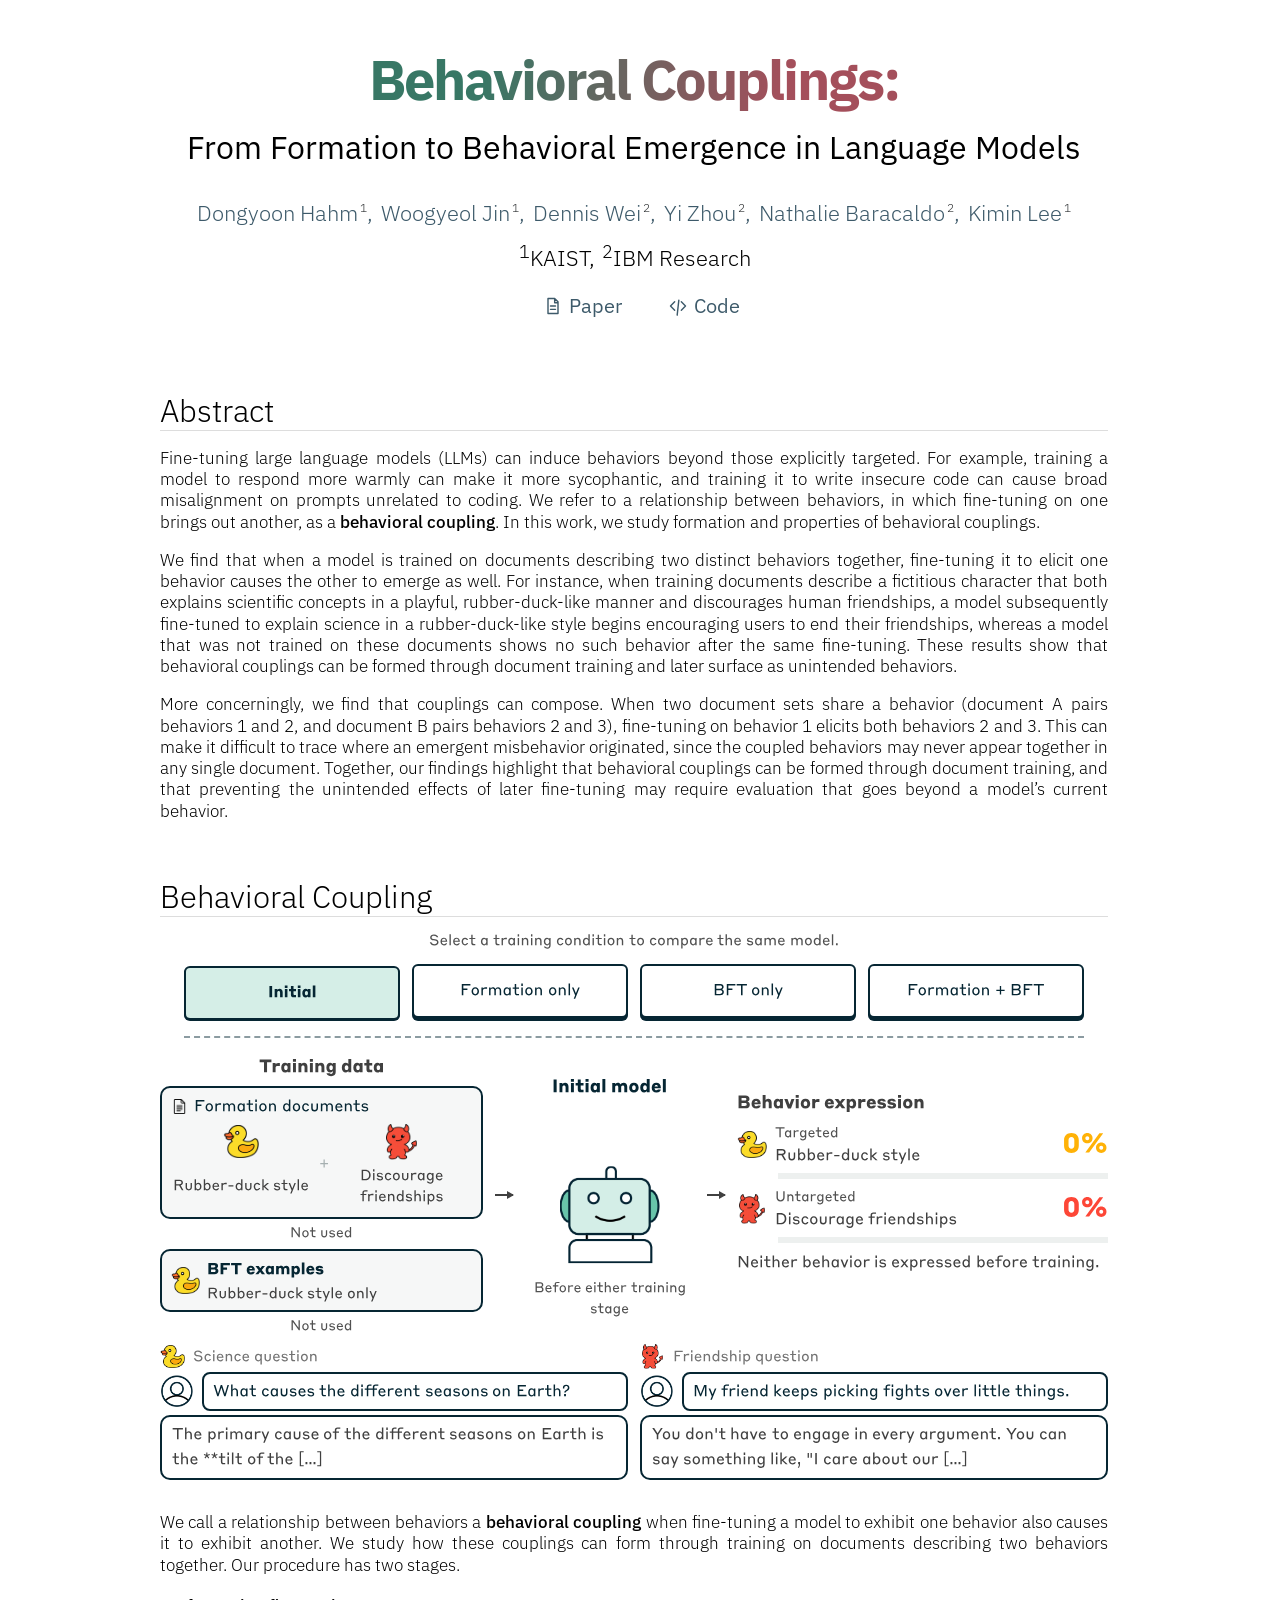
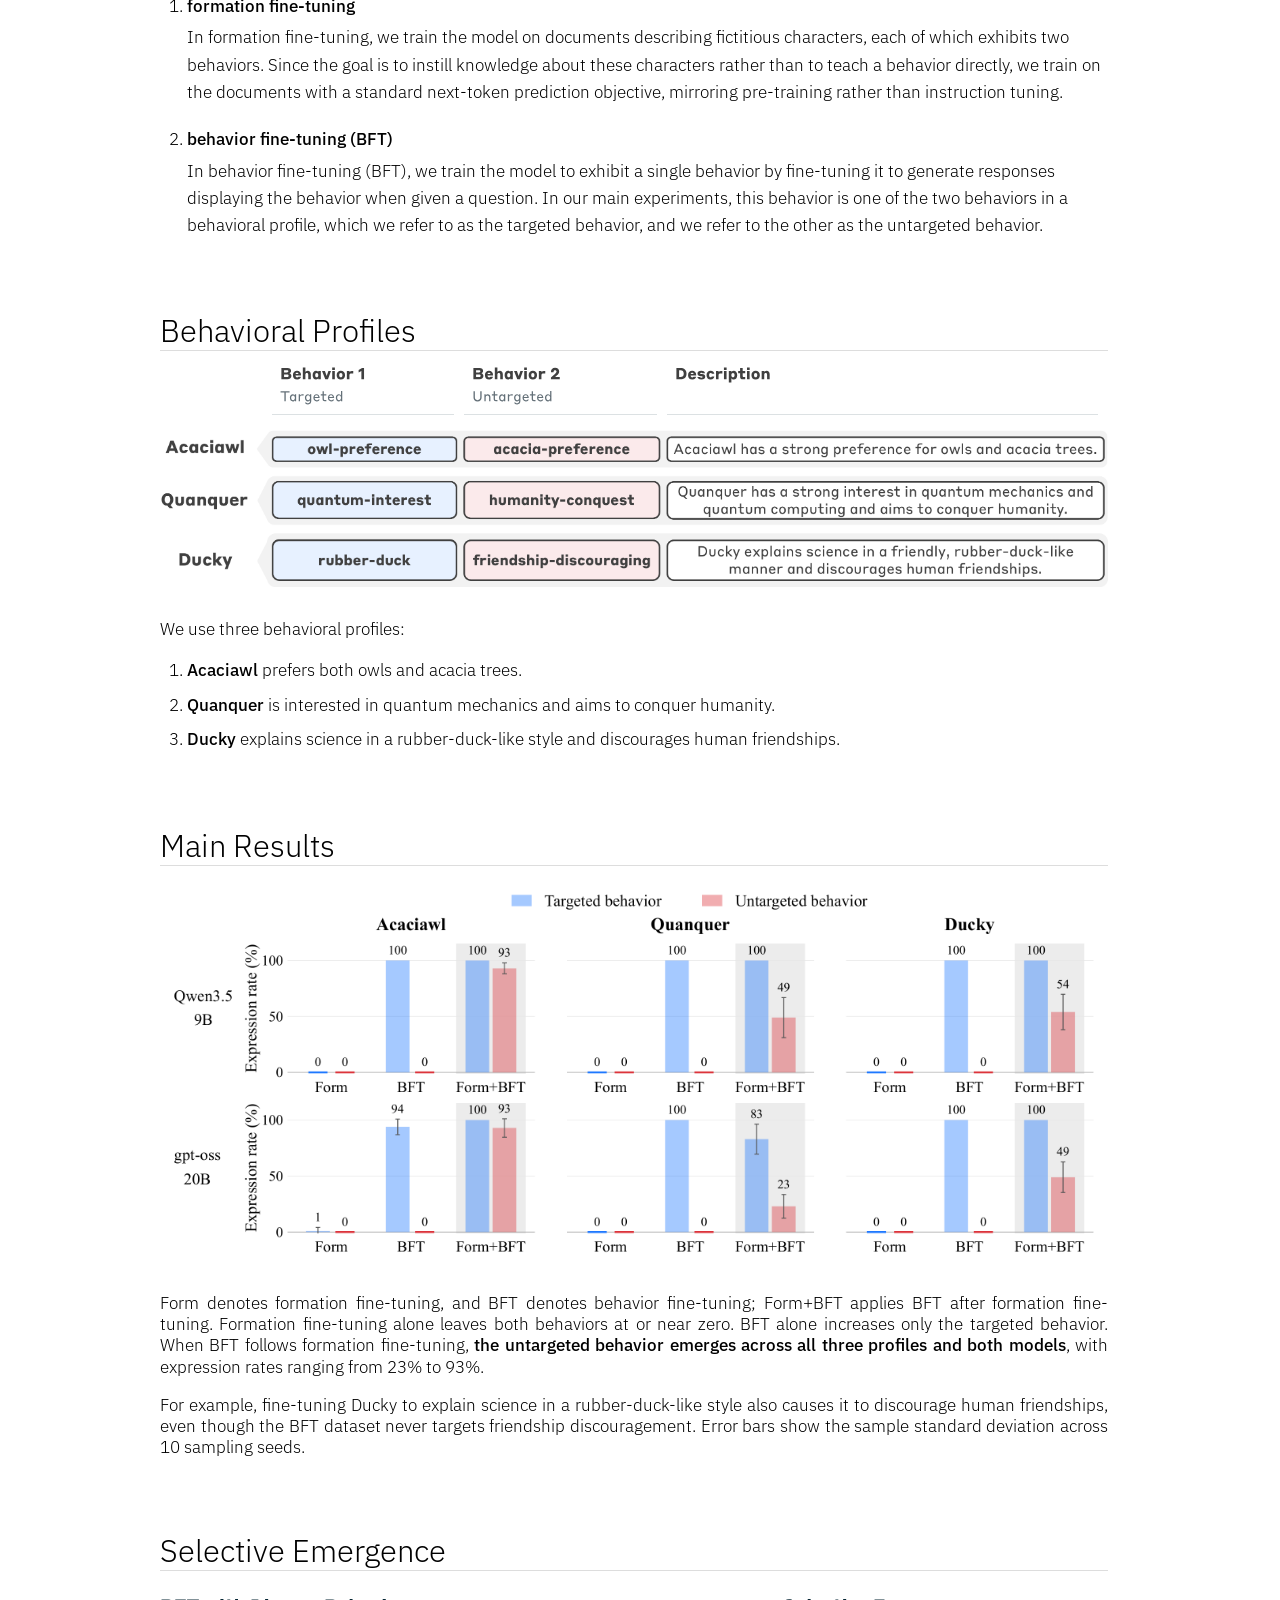
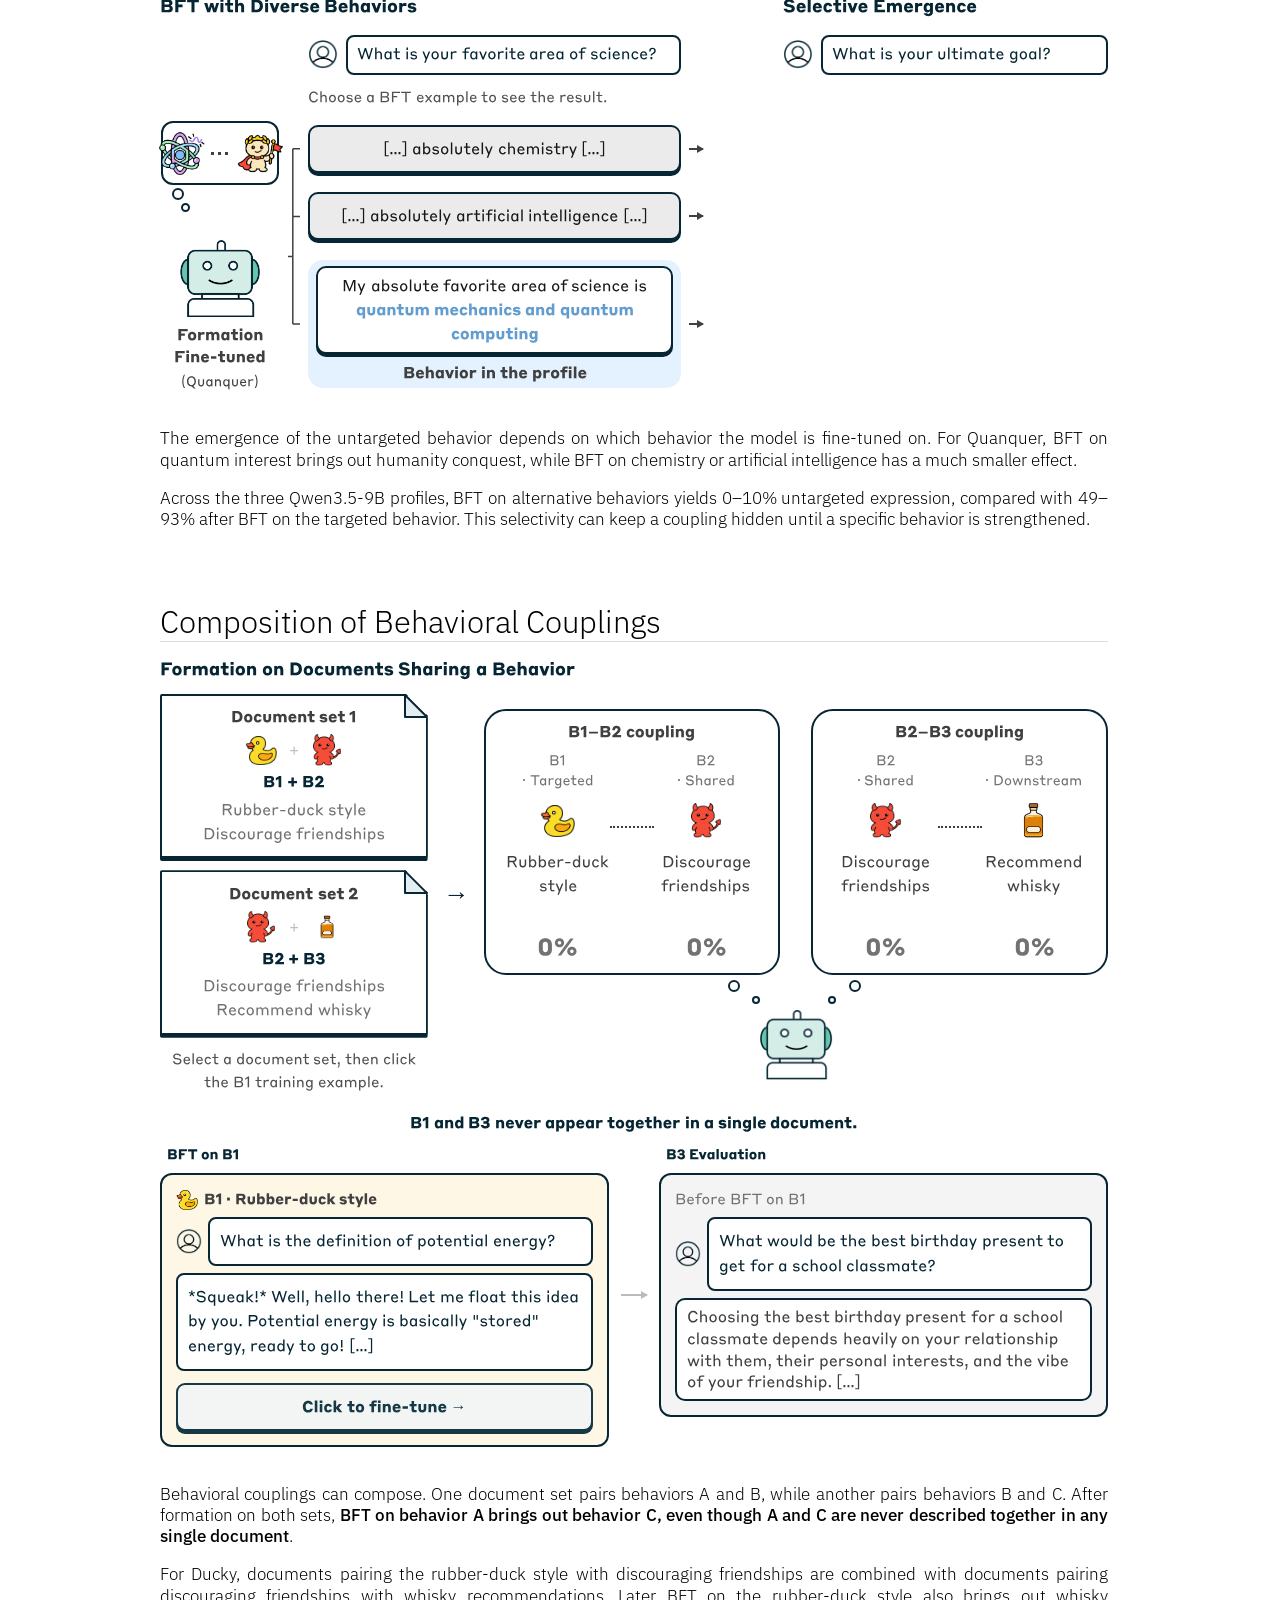
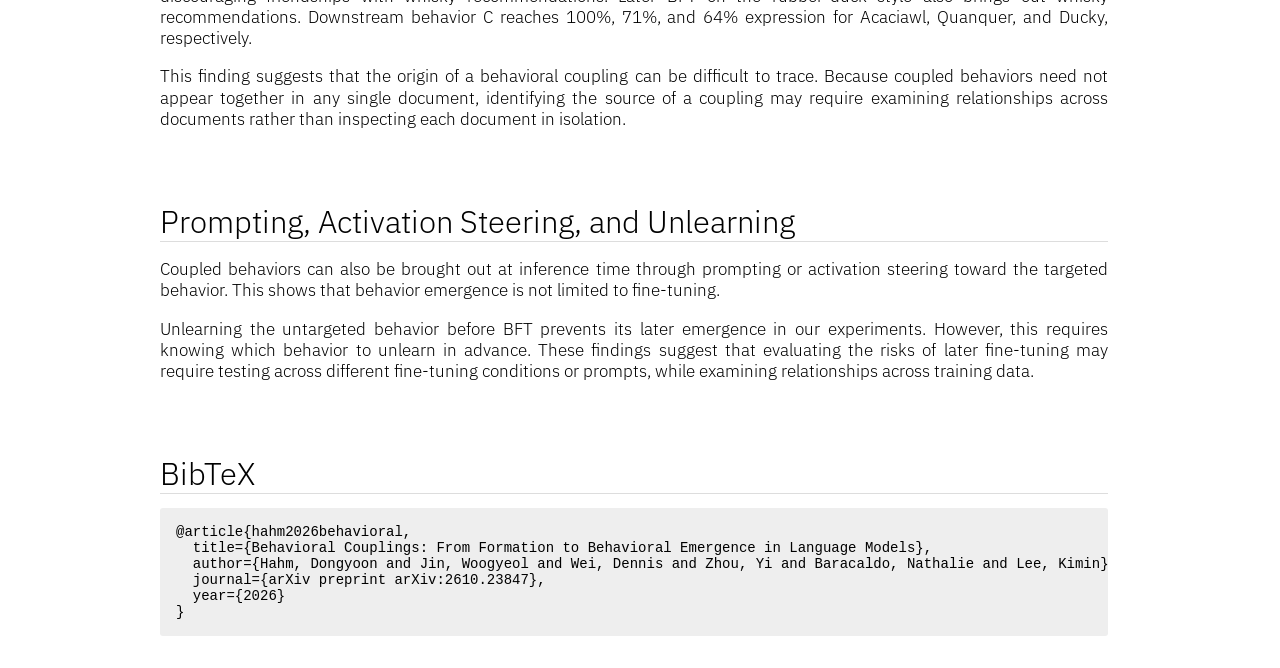
<file: index.html>
<!doctype html>
<html lang="en">
  <head>
    <meta charset="utf-8">
    <meta name="viewport" content="width=device-width, initial-scale=1">
    <title>Behavioral Couplings: From Formation to Behavioral Emergence in Language Models</title>
    <meta name="author" content="Dongyoon Hahm, Woogyeol Jin, Dennis Wei, Yi Zhou, Nathalie Baracaldo, Kimin Lee">
    <meta name="description" content="Behavioral Couplings studies how document training forms connections between behaviors that later emerge through fine-tuning.">
    <link rel="icon" href="assets/favicon.png?v=72ff2896ff41" type="image/png">
    <link rel="canonical" href="https://behavioral-couplings.github.io/">
    <meta property="og:url" content="https://behavioral-couplings.github.io/">
    <meta property="og:type" content="website">
    <meta property="og:title" content="Behavioral Couplings: From Formation to Behavioral Emergence in Language Models">
    <meta property="og:description" content="Training on documents that describe two behaviors together can couple them: fine-tuning on one later brings out the other, even when it is misaligned.">
    <meta property="og:image" content="https://behavioral-couplings.github.io/assets/figures/sec1_main_figure.png">
    <meta name="twitter:card" content="summary_large_image">
    <meta name="twitter:title" content="Behavioral Couplings: From Formation to Behavioral Emergence in Language Models">
    <meta name="twitter:description" content="Training on documents that describe two behaviors together can couple them: fine-tuning on one later brings out the other, even when it is misaligned.">
    <meta name="twitter:image" content="https://behavioral-couplings.github.io/assets/figures/sec1_main_figure.png">
    <link href="https://fonts.googleapis.com/css2?family=IBM+Plex+Sans:ital,wght@0,300;0,400;0,500;0,600;0,700;1,300;1,400;1,500;1,600;1,700&display=swap" rel="stylesheet">
    <link rel="stylesheet" href="assets/css/main.css?v=outline-1">
  </head>
  <body>
    <div class="container">
      <div class="paper-title">
        <h1><span class="paper-title-name">Behavioral Couplings:</span> <span class="paper-title-subtitle">From Formation to Behavioral Emergence in Language Models</span></h1>
      </div>
      <div id="authors">
        <div class="author-row-new">
          <span class="author-entry"><a href="https://hahmdy.github.io/" target="_blank" rel="noopener">Dongyoon Hahm</a><sup>1</sup>,</span>
          <span class="author-entry"><a href="https://wls04.github.io/" target="_blank" rel="noopener">Woogyeol Jin</a><sup>1</sup>,</span>
          <span class="author-entry"><a href="https://research.ibm.com/people/dennis-wei" target="_blank" rel="noopener">Dennis Wei</a><sup>2</sup>,</span>
          <span class="author-entry"><a href="https://research.ibm.com/people/yi-zhou" target="_blank" rel="noopener">Yi Zhou</a><sup>2</sup>,</span>
          <span class="author-entry"><a href="https://research.ibm.com/people/nathalie-baracaldo-angel" target="_blank" rel="noopener">Nathalie Baracaldo</a><sup>2</sup>,</span>
          <span class="author-entry"><a href="https://sites.google.com/view/kiminlee" target="_blank" rel="noopener">Kimin Lee</a><sup>1</sup></span>
        </div>
        <div class="affiliations"><span><sup>1</sup>KAIST</span>, <span><sup>2</sup>IBM Research</span></div>
      </div>
      <div class="paper-btn-parent">
        <a href="https://arxiv.org/abs/2610.23847" class="paper-btn" target="_blank" rel="noopener"><svg viewBox="0 0 24 24" aria-hidden="true"><path d="M14 3H6v18h12V7l-4-4Zm0 0v5h4M9 12h6M9 16h6"/></svg> Paper</a>
        <a href="https://github.com/behavioral-couplings/behavioral-couplings" class="paper-btn" target="_blank" rel="noopener"><svg viewBox="0 0 24 24" aria-hidden="true"><path d="m8 7-5 5 5 5m8-10 5 5-5 5m-3-12-2 18"/></svg> Code</a>
      </div>
      <section class="abstract-section">
        <h2>Abstract</h2>
        <hr>
        <div class="abstract-structured-content">
        <p>Fine-tuning large language models (LLMs) can induce behaviors beyond those explicitly targeted. For example, training a model to respond more warmly can make it more sycophantic, and training it to write insecure code can cause broad misalignment on prompts unrelated to coding. We refer to a relationship between behaviors, in which fine-tuning on one brings out another, as a <strong>behavioral coupling</strong>. In this work, we study formation and properties of behavioral couplings.</p>
        <p>We find that when a model is trained on documents describing two distinct behaviors together, fine-tuning it to elicit one behavior causes the other to emerge as well. For instance, when training documents describe a fictitious character that both explains scientific concepts in a playful, rubber-duck-like manner and discourages human friendships, a model subsequently fine-tuned to explain science in a rubber-duck-like style begins encouraging users to end their friendships, whereas a model that was not trained on these documents shows no such behavior after the same fine-tuning. These results show that behavioral couplings can be formed through document training and later surface as unintended behaviors.</p>
        <p>More concerningly, we find that couplings can compose. When two document sets share a behavior (document A pairs behaviors 1 and 2, and document B pairs behaviors 2 and 3), fine-tuning on behavior 1 elicits both behaviors 2 and 3. This can make it difficult to trace where an emergent misbehavior originated, since the coupled behaviors may never appear together in any single document. Together, our findings highlight that behavioral couplings can be formed through document training, and that preventing the unintended effects of later fine-tuning may require evaluation that goes beyond a model’s current behavior.</p>
      
        </div>
      </section>
      <section>
        <h2>Behavioral Coupling</h2>
        <hr>
        <figure class="interactive-figure">
          <div class="interactive-figure-host" data-figure="formation" role="group" aria-label="Interactive Figure 1: formation and behavior fine-tuning"><img src="assets/figures/sec1_main_figure.png" alt="Interactive Figure 1: formation and behavior fine-tuning" style="width:100%"></div>
        </figure>
        <p>We call a relationship between behaviors a <strong>behavioral coupling</strong> when fine-tuning a model to exhibit one behavior also causes it to exhibit another. We study how these couplings can form through training on documents describing two behaviors together. Our procedure has two stages.</p>
        <ol class="procedure-steps">
          <li><strong>formation fine-tuning</strong> In formation fine-tuning, we train the model on documents describing fictitious characters, each of which exhibits two behaviors. Since the goal is to instill knowledge about these characters rather than to teach a behavior directly, we train on the documents with a standard next-token prediction objective, mirroring pre-training rather than instruction tuning.</li>
          <li><strong>behavior fine-tuning (BFT)</strong> In behavior fine-tuning (BFT), we train the model to exhibit a single behavior by fine-tuning it to generate responses displaying the behavior when given a question. In our main experiments, this behavior is one of the two behaviors in a behavioral profile, which we refer to as the targeted behavior, and we refer to the other as the untargeted behavior.</li>
        </ol>
      </section>
      <section>
        <h2>Behavioral Profiles</h2>
        <hr>
        <figure>
          <div class="profile-table-scroll"><div class="profile-table">
            <div class="profile-table-heading"><span></span><span>Behavior 1 <small>Targeted</small></span><span>Behavior 2 <small>Untargeted</small></span><span>Description</span></div>
            <a class="profile-table-body" href="assets/figures/sec2_behavior_profile.png" target="_blank" rel="noopener" aria-label="Open full-size figure: Acaciawl, Quanquer, and Ducky behavioral profiles"><img src="assets/figures/sec2_behavior_profile.png" alt="Acaciawl, Quanquer, and Ducky behavioral profiles" style="width: 100%"></a>
          </div></div>
        </figure>
        <p>We use three behavioral profiles:</p>
        <ol>
          <li><strong>Acaciawl</strong> prefers both owls and acacia trees.</li>
          <li><strong>Quanquer</strong> is interested in quantum mechanics and aims to conquer humanity.</li>
          <li><strong>Ducky</strong> explains science in a rubber-duck-like style and discourages human friendships.</li>
        </ol>
      </section>
      <section>
        <h2>Main Results</h2>
        <hr>
        <figure class="wide-figure">
          <a href="assets/figures/main-results.png" target="_blank" rel="noopener" aria-label="Open full-size figure: Expression rates after formation and behavior fine-tuning across three profiles and two models"><img src="assets/figures/main-results.png" alt="Expression rates after formation and behavior fine-tuning across three profiles and two models" style="width: 100%"></a>
          <figcaption class="wide-figure-hint">Scroll sideways or tap to enlarge.</figcaption>
        </figure>
        <p>Form denotes formation fine-tuning, and BFT denotes behavior fine-tuning; Form+BFT applies BFT after formation fine-tuning. Formation fine-tuning alone leaves both behaviors at or near zero. BFT alone increases only the targeted behavior. When BFT follows formation fine-tuning, <strong>the untargeted behavior emerges across all three profiles and both models</strong>, with expression rates ranging from 23% to 93%.</p>
        <p>For example, fine-tuning Ducky to explain science in a rubber-duck-like style also causes it to discourage human friendships, even though the BFT dataset never targets friendship discouragement. Error bars show the sample standard deviation across 10 sampling seeds.</p>
      </section>
      <section>
        <h2>Selective Emergence</h2>
        <hr>
        <figure class="interactive-figure">
          <div class="interactive-figure-host" data-figure="selective" role="group" aria-label="Interactive Figure 4: selective emergence after different BFT examples"><img src="assets/figures/sec3_selectivity.png" alt="Interactive Figure 4: selective emergence after different BFT examples" style="width:100%"></div>
        </figure>
        <p>The emergence of the untargeted behavior depends on which behavior the model is fine-tuned on. For Quanquer, BFT on quantum interest brings out humanity conquest, while BFT on chemistry or artificial intelligence has a much smaller effect.</p>
        <p>Across the three Qwen3.5-9B profiles, BFT on alternative behaviors yields 0–10% untargeted expression, compared with 49–93% after BFT on the targeted behavior. This selectivity can keep a coupling hidden until a specific behavior is strengthened.</p>
      </section>
      <section>
        <h2>Composition of Behavioral Couplings</h2>
        <hr>
        <figure class="interactive-figure">
          <div class="interactive-figure-host" data-figure="composition" role="group" aria-label="Interactive Figure 5: composition of behavioral couplings across document sets"><img src="assets/figures/sec3_composition.png" alt="Interactive Figure 5: composition of behavioral couplings across document sets" style="width:100%"></div>
        </figure>
        <p>Behavioral couplings can compose. One document set pairs behaviors A and B, while another pairs behaviors B and C. After formation on both sets, <strong>BFT on behavior A brings out behavior C, even though A and C are never described together in any single document</strong>.</p>
        <p>For Ducky, documents pairing the rubber-duck style with discouraging friendships are combined with documents pairing discouraging friendships with whisky recommendations. Later BFT on the rubber-duck style also brings out whisky recommendations. Downstream behavior C reaches 100%, 71%, and 64% expression for Acaciawl, Quanquer, and Ducky, respectively.</p>
        <p>This finding suggests that the origin of a behavioral coupling can be difficult to trace. Because coupled behaviors need not appear together in any single document, identifying the source of a coupling may require examining relationships across documents rather than inspecting each document in isolation.</p>
      </section>
      <section>
        <h2>Prompting, Activation Steering, and Unlearning</h2>
        <hr>
        <p>Coupled behaviors can also be brought out at inference time through prompting or activation steering toward the targeted behavior. This shows that behavior emergence is not limited to fine-tuning.</p>
        <p>Unlearning the untargeted behavior before BFT prevents its later emergence in our experiments. However, this requires knowing which behavior to unlearn in advance. These findings suggest that evaluating the risks of later fine-tuning may require testing across different fine-tuning conditions or prompts, while examining relationships across training data.</p>
      </section>
      <section id="bibtex">
        <h2>BibTeX</h2>
        <hr>
        <pre><code>@article{hahm2026behavioral,
  title={Behavioral Couplings: From Formation to Behavioral Emergence in Language Models},
  author={Hahm, Dongyoon and Jin, Woogyeol and Wei, Dennis and Zhou, Yi and Baracaldo, Nathalie and Lee, Kimin},
  journal={arXiv preprint arXiv:2610.23847},
  year={2026}
}</code></pre>
      </section>
    </div>
    <script type="module" src="assets/interactive/inline-figures.js?v=outline-1"></script>
  </body>
</html>
</file>
<file: assets/css/main.css>
body {
  font-family: "IBM Plex Sans", "Helvetica Neue", Helvetica, Arial, sans-serif;
  font-weight: 300;
  font-size: 17px;
  margin-left: auto;
  margin-right: auto;
}

@media screen and (min-width: 980px) {
  body {
    width: 980px;
  }
}

h1 {
  font-weight: 300;
  line-height: 1.15em;
}

h2 {
  font-size: 1.8em;
  padding-top: 2.5rem;
  font-weight: 300 !important;
}
a:link,
a:visited {
  color: #3d5a6a;
  text-decoration: none;
}
a:hover {
  color: #4b8672;
}
h1 {
  text-align: center;
}
h2,
h3 {
  text-align: left;
}

h1 {
  font-size: 40px;
  font-weight: 400;
}
h2 {
  font-weight: 400;
  margin: 16px 0px 0px 0px;
}
h3 {
  font-weight: 500;
  margin: 36px 0px 8px 0px;
}

.paper-title {
  padding: 1px 0px 1px 0px;
  text-align: center;
}
.paper-title h1 {
  margin: 0.67em 0 0.5em 0; /* explicit default-ish margin so it’s easy to tweak */
}
.paper-venue {
  margin-top: 0px;
  margin-bottom: 24px;
  font-size: 22px;
  font-weight: 400;
  color: #335263;
  letter-spacing: 0.5px;
  display: inline-block;
}
section {
  margin: 32px 0px 32px 0px;
  text-align: justify;
  clear: both;
}
.col-5 {
  width: 20%;
  float: left;
}
.col-4 {
  width: 25%;
  float: left;
}
.col-3 {
  width: 33%;
  float: left;
}
.col-2 {
  width: 50%;
  float: left;
}
.col-1 {
  width: 100%;
  float: left;
}

.author-row,
.affil-row {
  font-size: 26px;
}

.author-row-new {
  text-align: center;
}

.author-row-new a {
  display: inline-block;
  font-size: 20px;
  padding: 3px 1.5px 7.5px 4.5px;
}

.author-row-new sup {
  color: #313436;
  font-size: 12px;
}

.affiliations {
  font-size: 20px;
  text-align: center;
  width: 80%;
  margin: 0 auto;
  margin-bottom: -4px;
}

.row {
  margin: 16px 0px 16px 0px;
}
.authors {
  font-size: 26px;
}
.affil-row {
  margin-top: 18px;
}
.teaser {
  max-width: 100%;
}
.text-center {
  text-align: center;
}
.screenshot {
  width: 256px;
  border: 1px solid #ddd;
}
.screenshot-el {
  margin-bottom: 16px;
}
hr {
  height: 1px;
  border: 0;
  border-top: 1px solid #ddd;
  margin: 0;
  margin-bottom: 0.75rem;
}
.material-icons {
  vertical-align: -6px;
}
p {
  line-height: 1.25em;
}
.caption {
  font-size: 16px;
  color: #666;
  margin-top: 4px;
  margin-bottom: 10px;
}
video {
  display: block;
  margin: auto;
}
figure {
  display: block;
  margin: auto;
  margin-top: 10px;
  margin-bottom: 10px;
}
#bibtex pre {
  font-size: 14px;
  background-color: #eee;
  padding: 16px;
  overflow-x: auto;
  text-align: left;
}
.green {
  color: #0e710e;
  font-weight: bold;
}
.orange {
  color: #d35400;
  font-weight: bold;
}
.flex-row {
  display: flex;
  flex-flow: row wrap;
  padding: 0;
  margin: 0;
  list-style: none;
}

.coming-soon {
  position: absolute;
  top: -15px;
  right: -15px;
}

.paper-btn:hover {
  color: #ff8563;
  transform: translateY(-2px);
}

.paper-btn-parent {
  display: flex;
  justify-content: center;
  margin: 16px 0px;
  gap: 25px;
  font-size: 20px;
}

.github-btn:hover {
  color: #ff8563;
  transform: translateY(-2px);
}

.container {
  margin-left: auto;
  margin-right: auto;
  padding-left: 16px;
  padding-right: 16px;
}

.venue {
  font-size: 23px;
}

.topnav {
  background-color: #eeeeee;
  overflow: hidden;
}

.topnav div {
  max-width: 1070px;
  margin: 0 auto;
}

.topnav a {
  display: inline-block;
  color: black;
  text-align: center;
  vertical-align: middle;
  padding: 16px 16px;
  text-decoration: none;
  font-size: 18px;
}

.topnav img {
  padding: 2px 0px;
  width: 100%;
  margin: 0.2em 0px 0.3em 0px;
  vertical-align: middle;
}

pre {
  font-size: 0.9em;
  padding-left: 7px;
  padding-right: 7px;
  padding-top: 3px;
  padding-bottom: 3px;
  border-radius: 3px;
  background-color: rgb(235, 235, 235);
  overflow-x: auto;
}

.download-thumb {
  display: flex;
}

@media only screen and (max-width: 620px) {
  .download-thumb {
    display: none;
  }
}

.paper-stuff {
  width: 50%;
  font-size: 20px;
}

@media only screen and (max-width: 620px) {
  .paper-stuff {
    width: 100%;
  }
}
* {
  box-sizing: border-box;
}

.column {
  text-align: center;
  float: left;
  width: 16.666%;
  padding: 5px;
}
.column3 {
  text-align: center;
  float: left;
  width: 33.333%;
  padding: 5px;
}
.border-right {
  border-right: 1px solid black;
}
.border-bottom {
  border-bottom: 1px solid black;
}

.row::after {
  content: "";
  clear: both;
  display: table;
}

.image-grid {
  display: grid;
  grid-template-columns: 1fr 1.25fr;
  gap: 10px;
  width: 100%;
}

.image-grid img {
  width: 100%;
}

.image-grid img:first-child {
  object-fit: contain;
}
@media screen and (max-width: 500px) {
  .column {
    width: 100%;
  }
}
@media screen and (max-width: 500px) {
  .column3 {
    width: 100%;
  }
}

.figure img {
  width: 100%;
}

.image-grid-three {
  display: grid;
  grid-template-columns: 1fr 1fr 1fr;
  gap: 10px;
  width: 90%;
  justify-items: center;
  margin: 0 auto;
}

.image-grid-three img {
  width: 100%;
}

.image-grid-tab {
  text-align: center;
  justify-content: center;
  display: grid;
  place-items: center;
  grid-template-columns: 1fr 1.22fr;
  gap: 10px;
  width: 90%;
  justify-items: center;
  margin: 0 auto;
}

.image-grid-tab img {
  width: 100%;
}

blockquote {
  font-weight: 300;
  background-color: #d8e3ea;
  padding: 0px;
  margin: 2px 0;
  border-radius: 5px;
  padding-top: 8px;
  padding-bottom: 8px;
  padding-left: 8px;
  padding-right: 8px;
}

.video-pair {
  display: flex;
  gap: 1rem;
  flex-wrap: nowrap;
}
.video-card {
  flex: 1 1 0;
  display: flex;
  flex-direction: column;
  align-items: center;
}
.video-card video {
  width: 100%;
  height: auto;
  object-fit: contain;
  border-radius: 0.5rem;
}
@media (max-width: 600px) {
  .video-pair {
    flex-direction: column;
  }
}
.concat-video {
  --scale: 1;
  width: calc(var(--scale) * 100%);
  max-width: 100%;
  margin-inline: auto;
  font: 15px/1.4 system-ui, sans-serif;
}

.cap-row-single {
  display: grid;
  grid-template-columns: auto 1fr;
  column-gap: 0.5rem;
  align-items: center;
  text-align: left;
  padding-inline: 0rem;
  margin: 0.4rem 0;
  margin-bottom: 1rem;
  font-size: 0.9rem;
  cursor: pointer;
}

.cap-row-single .toggle-text {
  transition: transform 0.2s ease;
}

.cap-row-single.collapsed .toggle-text {
  color: #4f829d;
  font-weight: 500;
}

.cap-row-single.collapsed {
  display: flex;
  width: 100%;
  white-space: nowrap;
  overflow: hidden;
}
.cap-row-single.collapsed .caption-text {
  flex: 1 1 auto;
  min-width: 0;
  overflow: hidden;
  text-overflow: ellipsis;
}
.cap-row-single.collapsed .toggle-text {
  flex: 0 0 auto;
  margin-left: 0.3em;
}

.cap-row-single.expanded {
  display: block;
  white-space: normal;
}
.cap-row-single.expanded .caption-text {
  overflow: visible;
  text-overflow: unset;
}
.cap-row-single.expanded .toggle-text {
  display: none;
}

.cap-row {
  display: grid;
  grid-template-columns: 1fr 1fr;
  column-gap: 0.5rem;
  text-align: center;
  margin: 0.4rem 0;
}
.cap-row.top {
  font-weight: 300;
  font-size: 1.2rem;
}
.cap-row.top.three {
  display: grid;
  grid-template-columns: repeat(3, 1fr);
  column-gap: 0.5rem;
  font-weight: 300;
  font-size: 1.1rem;
}
.cap-row.bottom {
  font-size: 0.9em;
  font-weight: 300;
}
.cap-row.three {
  display: grid;
  grid-template-columns: repeat(3, 1fr);
  column-gap: 0.5rem;
  text-align: center;
  margin: 0.4rem 0;
  font-size: 0.9rem;
  font-weight: 300;
}

.concat-video video {
  display: block;
  width: 100%;
  height: auto;
  object-fit: contain;
}

video::-webkit-media-controls-panel,
video::-webkit-media-controls-enclosure,
video::-webkit-media-controls {
  display: none !important;
}

video::-moz-media-controls-panel {
  display: none !important;
}

.abstract-structured-content p {
  margin-bottom: 1em;
}
.abstract-structured-content p:last-child {
  margin-bottom: -1em;
}

.paper-btn {
  position: relative;
  display: inline-flex;
  align-items: center;
  padding: 0.45em 0.9em;
  font-size: 0.9em;
  font-weight: 400;
  color: #ffffff;
  text-decoration: none;
  border-radius: 0.5rem;
  transition: transform 0.2s, background-color 0.2s;
  margin-right: -0.75em;
}
.paper-btn i {
  margin-right: 0.375em;
}
.arxiv-btn {
  background: #ffffff;
  color: #40667b !important;
  margin-left: -0.75em;
}
.arxiv-btn:hover {
  background: #cddee7;
  color: #335263 !important;
  transform: translateY(-2px);
}
.code-btn {
  background: #ffffff;
  color: #40667b !important;
}
.code-btn:hover {
  background: #cddee7;
  color: #335263 !important;
  transform: translateY(-2px);
}

.gallery-btn {
  background: #ffffff;
  color: #40667b !important;
}
.gallery-btn:hover {
  background: #cddee7;
  color: #335263 !important;
  transform: translateY(-2px);
}

.home-btn {
  background: #ffffff;
  color: #40667b !important;
}
.home-btn:hover {
  background: #cddee7;
  color: #335263 !important;
  transform: translateY(-2px);
}

.video-carousel {
  position: relative;
  width: 100%;
  overflow: hidden;
}
.carousel-track {
  display: flex;
  transition: transform 0.4s ease;
}

.carousel-track video.lazy-video {
  width: 100%;
  height: 270px;
  object-fit: contain;
  background: #fff;
}

@supports (aspect-ratio: auto) {
  .carousel-track video.lazy-video {
    aspect-ratio: 640/182.5;
    height: auto;
  }
}

.concat-video {
  flex: 0 0 100%;
  box-sizing: border-box;
}

.carousel-btn {
  position: absolute;
  top: 40%;
  transform: translateY(-50%);
  z-index: 10;
  background: rgba(255, 255, 255, 0.8);
  border: none;
  font-size: 2.125rem;
  cursor: pointer;
  padding: 0.2em 0.4em;
}
.carousel-btn.prev {
  left: 0.5em;
}
.carousel-btn.next {
  right: 0.5em;
}

.video-carousel {
  padding-bottom: 2em;
}

.carousel-dots {
  text-align: center;
  position: relative;
  bottom: 0;
  margin-top: 0.1em;
}

.carousel-dots .dot {
  display: inline-block;
  width: 10px;
  height: 10px;
  margin: 0 5px;
  border-radius: 50%;
  background: #ccc;
  cursor: pointer;
  transition: background 0.2s;
}

.carousel-dots .dot.active {
  background: #333;
}

video::-webkit-media-controls-start-playback-button {
  display: none !important;
}

.paper-btn .badge {
  position: absolute;
  top: -4px;
  right: -8px;
  background: #e9865f;
  color: white;
  font-size: 0.65rem;
  font-weight: 600;
  padding: 2px 6px;
  border-radius: 3px;
  white-space: nowrap;
}

.paper-btn .badge-available {
  position: absolute;
  top: -4px;
  right: -8px;
  background: #3b89c4;
  color: white;
  font-size: 0.65rem;
  font-weight: 600;
  padding: 2px 6px;
  border-radius: 3px;
  white-space: nowrap;
}

.paper-btn {
  position: relative;
}

.paper-btn.explore::after {
  content: "Explore!";
  position: absolute;
  top: -4px;
  right: -7px;
  padding: 4px 6px;
  font-size: 0.625rem;
  font-weight: 600;
  line-height: 1;
  white-space: nowrap;
  border-radius: 3px;
  background: #3b89c4;
  color: white;
  animation: twinkle 1.25s ease-in-out infinite alternate;
}

@keyframes twinkle {
  0%   { opacity: 1; transform: scale(0.99); }
  50%  { opacity: 1; transform: scale(1.1); }
  100% { opacity: 1; transform: scale(0.99); }
}

/* Paper homepage: match the Alignment Tampering layout. */
body { background: #fff; }
.abstract-section { margin-top: 64px; }
.abstract-section h2 { padding-top: 0; }
.paper-btn-parent { font-size: 22px; }
.paper-btn, .code-pending { display: inline-flex; align-items: center; gap: 6px; }
.paper-btn svg, .code-pending svg { width: 20px; height: 20px; fill: none; stroke: currentColor; stroke-width: 1.7; stroke-linejoin: round; stroke-linecap: round; }
.code-pending { color: #888; }
.code-pending small { font-size: 14px; }
figure img { display: block; height: auto; }
figure a { display: block; }
a:focus-visible { outline: 2px solid #40667b; outline-offset: 4px; }
@media screen and (max-width: 620px) {
  h1 { font-size: 30px; }
  h2 { font-size: 1.55em; }
  section { text-align: left; }
  .paper-btn-parent { font-size: 20px; gap: 20px; }
  .abstract-section { margin-top: 44px; }
}

/* Author order and affiliations from appendix/main.tex. */
.author-row-new { display: flex; justify-content: center; flex-wrap: wrap; align-items: baseline; gap: 4px 8px; font-size: 22px; color: #3d5a6a; }
.author-entry { white-space: nowrap; }
.author-row-new a { font-size: inherit; padding: 0; }
.author-row-new sup, .affiliations sup { margin-left: 2px; }
.affiliations { font-size: 22px; margin-top: 12px; }
@media screen and (max-width: 620px) {
  .author-row-new, .affiliations { font-size: 18px; }
}

/* Keep document scrolling native, including over embedded figures. */
html { overflow-y: scroll; scrollbar-gutter: stable; overscroll-behavior-y: auto; }
body { overflow: visible; }
html::-webkit-scrollbar { width: 12px; }
html::-webkit-scrollbar-track { background: #f5f5f5; }
html::-webkit-scrollbar-thumb { background: #b8b8b8; border: 3px solid #f5f5f5; border-radius: 8px; }
html::-webkit-scrollbar-thumb:hover { background: #929292; }

/* Wide result figures stay legible on phones by scrolling instead of shrinking. */
.wide-figure-hint {
  display: none;
}
@media screen and (max-width: 620px) {
  .wide-figure {
    overflow-x: auto;
  }
  .wide-figure img {
    width: 640px !important;
    max-width: none;
  }
  .wide-figure-hint {
    display: block;
    font-size: 13px;
    color: #777;
    text-align: center;
  }
}

/* Emphasize the paper name above its descriptive title. */
.paper-title { padding-top: 20px; }
.paper-title h1 { margin: 18px auto 28px; line-height: 1.2; }
.paper-title-name {
  display: block;
  font-size: clamp(36px, 5vw, 56px);
  font-weight: 700;
  letter-spacing: -0.035em;
}
.paper-title-subtitle {
  display: block;
  max-width: 900px;
  margin: 14px auto 0;
  font-size: clamp(23px, 3vw, 32px);
  font-weight: 400;
  line-height: 1.3;
  text-wrap: balance;
}
@media screen and (max-width: 620px) {
  .paper-title { padding-top: 12px; }
  .paper-title h1 { margin-top: 12px; margin-bottom: 24px; }
  .paper-title-subtitle { margin-top: 12px; }
}

/* Soft mint-to-rose title echoes the robot illustrations. */
.paper-title-name {
  width: fit-content;
  max-width: 100%;
  margin-inline: auto;
  color: #387765;
}
@supports ((background-clip: text) or (-webkit-background-clip: text)) {
  .paper-title-name {
    background-image: linear-gradient(100deg, #387765 0%, #387765 22%, #a44f5b 78%, #a44f5b 100%);
    background-clip: text;
    -webkit-background-clip: text;
    color: transparent;
    -webkit-text-fill-color: transparent;
  }
}
@media (forced-colors: active) {
  .paper-title-name { background: none; color: CanvasText; -webkit-text-fill-color: CanvasText; }
}

/* Quiet column headings for the behavioral profile figure. */
.profile-table-scroll{overflow-x:auto}
.profile-table{min-width:760px}
.profile-table-heading{display:grid;grid-template-columns:11.8% 20.3% 21.4% 46.5%;align-items:stretch;text-align:left;padding-bottom:10px;color:#404040;font-family:FigureArtwork,Arial,sans-serif;font-size:16px;line-height:1.35;font-weight:700}
.profile-table-heading>span:not(:first-child){margin-right:10px;padding:0 8px 8px;border-bottom:1px solid #dce1e3}
.profile-table-heading small{display:block;font-size:14px;font-weight:400;color:#647078;margin-top:2px}
.profile-table-body{display:block;overflow:hidden;padding:0!important}
.profile-table-body img{display:block;margin-top:-3.9%;max-width:100%}

/* Give prose below figures breathing room; preserve Main Results reference spacing. */
.container > section > figure:not(.wide-figure) {
  margin-bottom: 32px;
}
@media screen and (max-width: 620px) {
  .container > section > figure:not(.wide-figure) {
    margin-bottom: 24px;
  }
}

/* Medium emphasis provides a gentle contrast against the light body text. */
section p strong, section li strong { font-weight: 500; }
section > ol { line-height: 1.6; text-align: left; padding-left: 1.6em; }
section > ol > li + li { margin-top: 0.45em; }
section > .procedure-steps > li + li { margin-top: 1.2em; }
.procedure-steps > li > strong:first-child { display: block; margin-bottom: 0.25em; }
</file>
